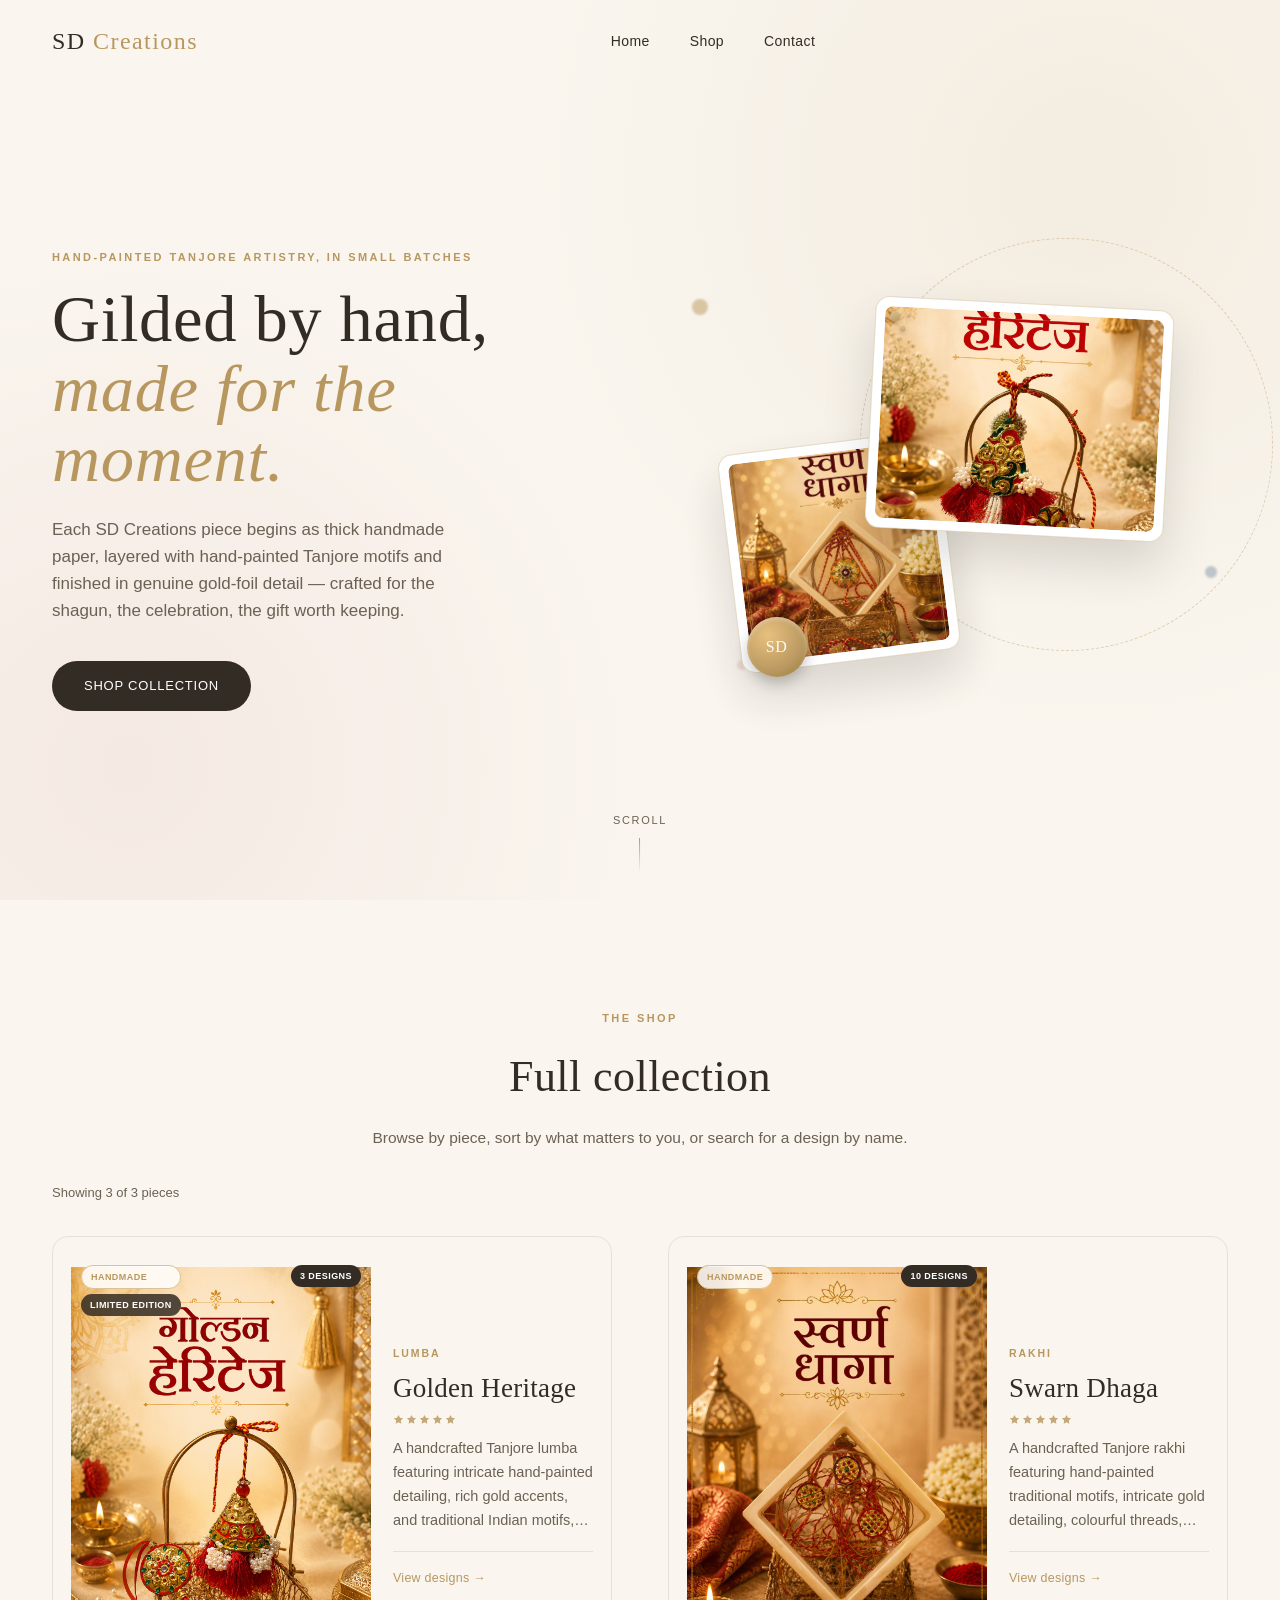
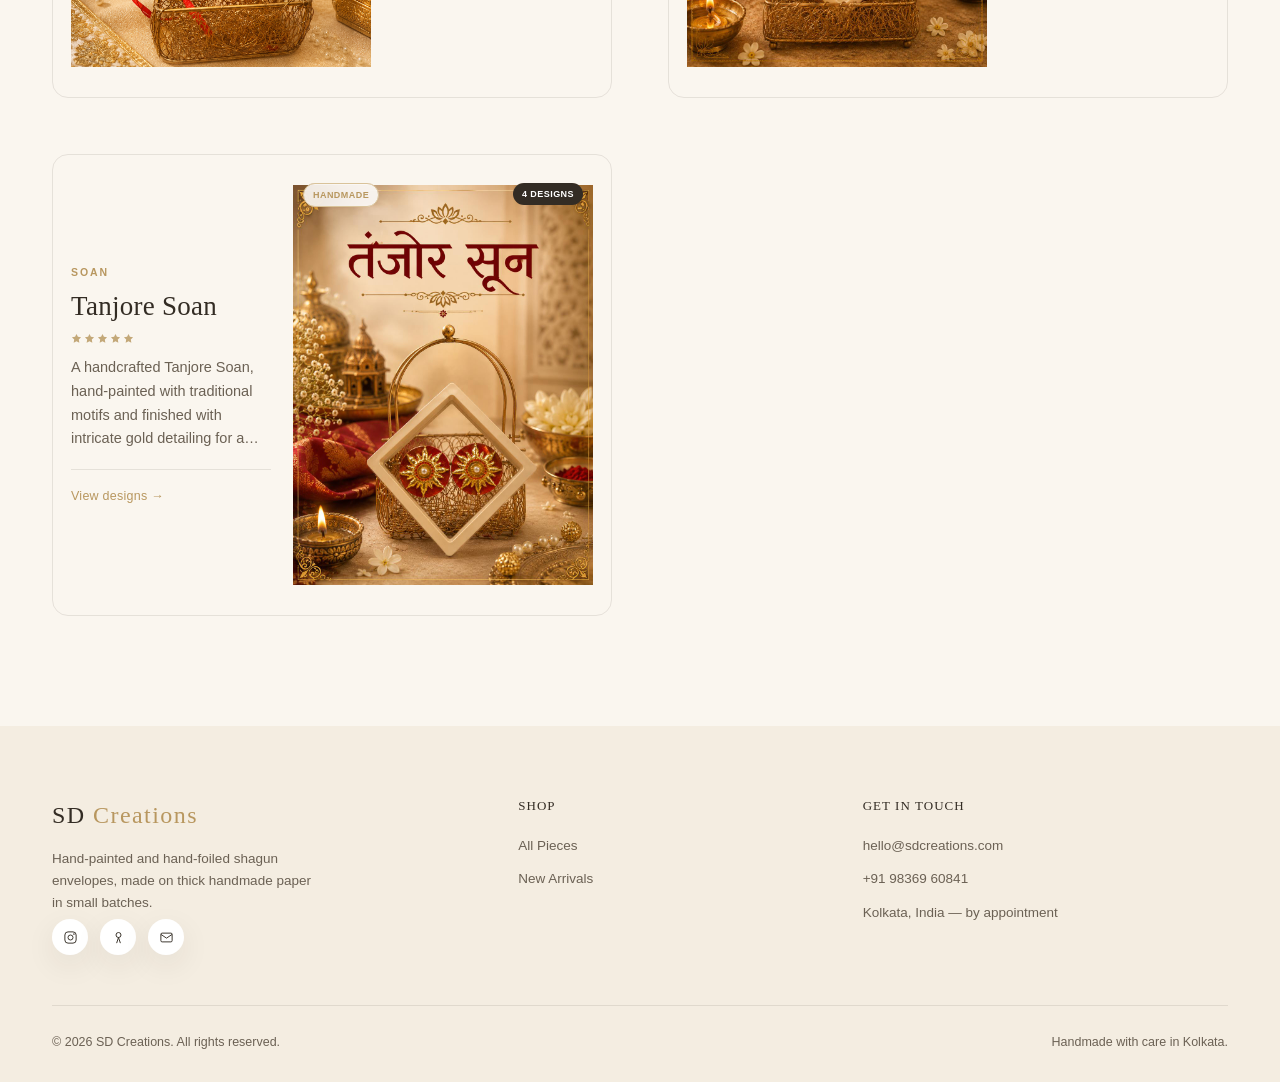
<file: index.html>
<!DOCTYPE html>
<html lang="en">
<head>
<meta charset="UTF-8">
<meta name="viewport" content="width=device-width, initial-scale=1.0">
<!--
  Content-Security-Policy — a meta tag version, so it works no matter
  where you host this. Note: the meta-tag form of CSP can't set the
  frame-ancestors or report-uri directives (the spec ignores those
  outside a real HTTP header) and is generally weaker than a header.
  If your host lets you set custom response headers (Cloudflare Pages,
  Netlify, etc.), set this same policy there instead/as well — see the
  included _headers file for a Cloudflare Pages example.
-->
<meta http-equiv="Content-Security-Policy" content="
  default-src 'self';
  script-src 'self';
  style-src 'self' 'unsafe-inline' https://fonts.googleapis.com;
  font-src https://fonts.gstatic.com;
  img-src 'self' https: data:;
  connect-src 'self';
  base-uri 'self';
  form-action 'self';
  object-src 'none';
">
<title>SD Creations — Handmade Tanjore Creations</title>
<link rel="preconnect" href="https://fonts.googleapis.com">
<link href="https://fonts.googleapis.com/css2?family=Cormorant+Garamond:ital,wght@0,400;0,500;0,600;1,400&family=Marcellus&family=Inter:wght@300;400;500;600&display=swap" rel="stylesheet">
<link rel="stylesheet" href="styles.css">
</head>
<body>

<div id="loader"><div class="loader-mark" id="loaderMark">SD&nbsp;CREATIONS</div></div>

<!-- NAVBAR -->
<nav class="navbar" id="navbar">
  <div class="nav-inner">
    <a href="#home" class="logo" data-store-logo>SD <span>Creations</span></a>
    <ul class="nav-links">
      <li><a href="#home">Home</a></li>
      <li><a href="#shop">Shop</a></li>
      <li><a href="#contact">Contact</a></li>
    </ul>
    <div class="nav-icons">
      <button class="hamburger" id="hamburgerBtn" aria-label="Menu" aria-expanded="false">
        <span></span><span></span><span></span>
      </button>
    </div>
  </div>
</nav>

<!-- HERO -->
<section class="hero" id="home">
  <div class="hero-inner">
    <div class="hero-text">
      <span class="eyebrow">Hand-painted Tanjore artistry, in small batches</span>
      <h1>Gilded by hand,<br><em>made for the moment.</em></h1>
      <p>Each <span data-store-name>SD Creations</span> piece begins as thick handmade paper, layered with hand-painted Tanjore motifs and finished in genuine gold-foil detail — crafted for the shagun, the celebration, the gift worth keeping.</p>
      <div class="hero-btns">
        <a href="#shop" class="btn-primary ripple">Shop Collection</a>
      </div>
    </div>
    <div class="hero-visual">
      <div class="float-shape s1"></div>
      <div class="float-shape s2"></div>
      <div class="float-shape s3"></div>
      <div class="tilt-wrap" id="tiltWrap">
        <div class="art-ring"></div>
        <div class="art-stack">
          <div class="art-frame art-frame-back">
            <img src="images/rakhi-3.jpeg" alt="Hand-painted Tanjore rakhi with gold detailing">
          </div>
          <div class="art-frame art-frame-main">
            <img src="images/lumba-1.jpeg" alt="Hand-painted Tanjore lumba with gold-foil detailing">
            <span class="art-gold-dots"><i></i><i></i><i></i></span>
          </div>
          <div class="gold-medallion" id="waxSeal" data-initials="MV"></div>
        </div>
      </div>
    </div>
  </div>
  <div class="scroll-cue"><span>Scroll</span><div class="line"></div></div>
</section>

<!-- FEATURED PRODUCTS — temporarily hidden, re-enable by uncommenting
<section class="pad reveal" id="featured">
  <div class="container">
    <div class="section-head">
      <span class="eyebrow">Featured</span>
      <h2>This season's edit</h2>
      <p>Six signature designs, each hand-painted or hand-foiled in our Kolkata studio.</p>
    </div>
    <div class="catalogue-grid" id="featuredGrid"></div>
  </div>
</section>

<div class="container"><div class="stitch-divider"></div></div>
-->

<!-- SHOP -->
<section class="pad reveal" id="shop">
  <div class="container">
    <div class="section-head">
      <span class="eyebrow">The shop</span>
      <h2>Full collection</h2>
      <p>Browse by piece, sort by what matters to you, or search for a design by name.</p>
    </div>
    <div class="shop-controls">
      <div class="filter-chips" id="filterChips" role="group" aria-label="Filter by product"></div>
      <div class="shop-right">
        <div class="shop-search-wrap" id="shopSearchWrap">
          <button type="button" class="shop-search-toggle" id="shopSearchToggle" aria-label="Search products" aria-expanded="false">
            <svg viewBox="0 0 24 24" stroke="currentColor" fill="none" stroke-width="1.6"><circle cx="11" cy="11" r="7"/><line x1="21" y1="21" x2="16.65" y2="16.65"/></svg>
          </button>
          <div class="shop-search-box" id="shopSearchBox">
            <svg class="shop-search-icon" viewBox="0 0 24 24" stroke="currentColor" fill="none" stroke-width="1.6"><circle cx="11" cy="11" r="7"/><line x1="21" y1="21" x2="16.65" y2="16.65"/></svg>
            <label class="visually-hidden" for="shopSearch">Search pieces</label>
            <input type="text" class="shop-search" id="shopSearch" placeholder="Search pieces..." aria-label="Search pieces" autocomplete="off">
            <button class="shop-search-close" id="shopSearchClose" aria-label="Close search" type="button">
              <svg viewBox="0 0 24 24"><line x1="4" y1="4" x2="20" y2="20"/><line x1="20" y1="4" x2="4" y2="20"/></svg>
            </button>
          </div>
        </div>
        <div class="cs-select" id="sortSelect">
          <button type="button" class="cs-trigger" id="sortTrigger" aria-haspopup="listbox" aria-expanded="false" aria-label="Sort products">
            <span id="sortTriggerLabel">Newest</span>
            <svg class="cs-chevron" viewBox="0 0 24 24" stroke="currentColor" fill="none" stroke-width="1.8"><polyline points="6 9 12 15 18 9"/></svg>
          </button>
          <ul class="cs-options" id="sortOptions" role="listbox" tabindex="-1" aria-label="Sort products">
            <li class="cs-option active" role="option" aria-selected="true" data-value="newest">Newest</li>
            <li class="cs-option" role="option" aria-selected="false" data-value="popular">Most popular</li>
            <li class="cs-option" role="option" aria-selected="false" data-value="price-asc">Price: low to high</li>
            <li class="cs-option" role="option" aria-selected="false" data-value="price-desc">Price: high to low</li>
          </ul>
        </div>
      </div>
    </div>
    <div class="shop-status" id="shopStatus"></div>
    <div class="catalogue-grid" id="shopGrid" aria-live="polite"></div>
  </div>
</section>

<!-- FOOTER -->
<footer id="contact">
  <div class="container">
    <div class="footer-grid">
      <div class="footer-brand">
        <a href="#home" class="logo" data-store-logo>SD <span style="color:var(--gold);">Creations</span></a>
        <p>Hand-painted and hand-foiled shagun envelopes, made on thick handmade paper in small batches.</p>
        <div class="social-row">
          <a href="#" aria-label="Instagram"><svg viewBox="0 0 24 24"><rect x="3" y="3" width="18" height="18" rx="5"/><circle cx="12" cy="12" r="4"/><circle cx="17.5" cy="6.5" r="0.6"/></svg></a>
          <a href="#" aria-label="Pinterest"><svg viewBox="0 0 24 24"><path d="M9 21l3-9m0 0l3 9m-3-9a4 4 0 1 0 0-8 4 4 0 0 0 0 8z"/></svg></a>
          <a href="#" aria-label="Mail"><svg viewBox="0 0 24 24"><rect x="3" y="5" width="18" height="14" rx="2"/><path d="M3 7l9 6 9-6"/></svg></a>
        </div>
      </div>
      <div class="footer-col">
        <h4>Shop</h4>
        <a href="#shop">All Pieces</a>
        <a href="#shop">New Arrivals</a>
      </div>
      <div class="footer-col">
        <h4>Get in touch</h4>
        <a href="mailto:hello@sdcreations.com" id="contactEmail">hello@sdcreations.com</a>
        <a href="tel:+919836960841">+91 98369 60841</a>
        <a href="#contact">Kolkata, India — by appointment</a>
      </div>
    </div>
    <div class="footer-bottom">
      <span>© 2026 <span data-store-name>SD Creations</span>. All rights reserved.</span>
      <span>Handmade with care in Kolkata.</span>
    </div>
  </div>
</footer>

<!-- QUICK VIEW MODAL -->
<div class="qv-modal" id="qvModal">
  <div class="qv-box" id="qvBox"></div>
</div>

<!-- MOBILE FULLSCREEN IMAGE VIEWER — opened by tapping the Quick View
     photo on mobile only (see script.js / styles.css). -->
<div class="img-viewer" id="imgViewer">
  <button class="img-viewer-close" id="imgViewerClose" type="button" aria-label="Close image">
    <svg viewBox="0 0 24 24" stroke="currentColor" fill="none" stroke-width="2"><line x1="4" y1="4" x2="20" y2="20"/><line x1="20" y1="4" x2="4" y2="20"/></svg>
  </button>
  <div class="img-viewer-gallery" id="imgViewerGallery"></div>
</div>

<script src="products.js"></script>
<script src="script.js"></script>
</body>
</html>
</file>
<file: styles.css>
/* ============================================================
   DESIGN TOKENS — the site's full palette, spacing scale, and
   type stack in one place. Everything below reads from these
   instead of hardcoding colors/fonts, so a brand tweak (e.g. a
   new gold shade) only has to happen here.
   ============================================================ */
:root {
  --cream: #faf6ef;
  --ivory: #f4ede1;
  --beige: #e9dcc6;
  --white: #ffffff;
  --gold: #b8975f;
  --gold-light: #d9c39a;
  --blush: #e3c2be;
  --denim: #8296ab;
  --denim-deep: #5c7086;
  --ink: #332c24;
  --ink-soft: #6b6154;
  --shadow-soft: 0 10px 30px rgba(51, 44, 36, 0.08);
  --shadow-lift: 0 24px 48px rgba(51, 44, 36, 0.16);
  --radius-lg: 22px;
  --radius-md: 16px;
  --serif: 'Cormorant Garamond', serif;
  --display: 'Marcellus', serif;
  --sans: 'Inter', sans-serif;
  /* The site's one signature motion curve — used everywhere something
       glides in (cards, panels, carousels) so easing stays consistent
       instead of each rule re-typing its own cubic-bezier. */
  --ease: cubic-bezier(0.22, 0.61, 0.36, 1);
}

/* ---------- BASE / RESET ---------- */
* {
  box-sizing: border-box;
  margin: 0;
  padding: 0;
}
html {
  scroll-behavior: smooth;
}
body {
  font-family: var(--sans);
  background: var(--cream);
  color: var(--ink);
  line-height: 1.6;
  overflow-x: hidden;
}
img {
  max-width: 100%;
  display: block;
}
a {
  text-decoration: none;
  color: inherit;
}
button {
  font-family: inherit;
  border: none;
  cursor: pointer;
  background: none;
}
/* Icon-only buttons/links use fill:none SVGs (arrows, X, circles) — by
     default only the painted stroke pixels are clickable, not the empty
     space inside the glyph, which made buttons feel like they only
     responded when tapped dead-center. Forcing the icon itself to ignore
     pointer events means every click/tap always resolves to the actual
     button or link underneath, across its full box. */
button svg,
a svg {
  pointer-events: none;
}
::selection {
  background: var(--gold-light);
  color: var(--ink);
}

/* Scrollbar */
::-webkit-scrollbar {
  width: 6px;
}

::-webkit-scrollbar-track {
  background: transparent;
}

::-webkit-scrollbar-thumb {
  background: #b89458;
  border-radius: 999px;
}

.container {
  max-width: 1240px;
  margin: 0 auto;
  padding: 0 32px;
}
section {
  position: relative;
}

h1,
h2,
h3,
h4 {
  font-family: var(--display);
  font-weight: 400;
  letter-spacing: 0.01em;
}
.eyebrow {
  font-family: var(--sans);
  text-transform: uppercase;
  letter-spacing: 0.22em;
  font-size: 11px;
  color: var(--gold);
  font-weight: 600;
}

/* ---------- Stitch divider (signature element) ---------- */
.stitch-divider {
  width: 100%;
  height: 14px;
  background-image: repeating-linear-gradient(90deg, var(--gold) 0 10px, transparent 10px 20px);
  background-size: 20px 2px;
  background-repeat: repeat-x;
  background-position: center;
  opacity: 0.5;
}
.stitch-divider.tight {
  height: 8px;
}

/* ---------- NAVBAR ---------- */
.navbar {
  position: fixed;
  top: 0;
  left: 0;
  right: 0;
  z-index: 1000;
  padding: 22px 0;
  transition: all 0.45s var(--ease);
}
.navbar.scrolled {
  background: rgba(255, 255, 255, 0.75);
  backdrop-filter: blur(16px) saturate(160%);
  -webkit-backdrop-filter: blur(16px) saturate(160%);
  box-shadow: 0 4px 24px rgba(51, 44, 36, 0.06);
  padding: 14px 0;
}
.nav-inner {
  display: flex;
  align-items: center;
  justify-content: space-between;
  max-width: 1240px;
  margin: 0 auto;
  padding: 0 32px;
}
.logo {
  font-family: var(--display);
  font-size: 24px;
  letter-spacing: 0.06em;
  color: var(--ink);
}
.logo span {
  color: var(--gold);
}
.nav-links {
  display: flex;
  gap: 40px;
  list-style: none;
}
.nav-links a {
  font-size: 14px;
  letter-spacing: 0.03em;
  color: var(--ink);
  position: relative;
  padding-bottom: 4px;
}
.nav-links a::after {
  content: '';
  position: absolute;
  left: 0;
  bottom: 0;
  width: 0;
  height: 1px;
  background: var(--gold);
  transition: width 0.35s ease;
}
.nav-links a:hover::after {
  width: 100%;
}
.nav-icons {
  display: flex;
  align-items: center;
  gap: 22px;
}

.hamburger {
  display: none;
  flex-direction: column;
  justify-content: center;
  gap: 5px;
  width: 26px;
  height: 20px;
  margin-left: 6px;
}
.hamburger span {
  display: block;
  height: 2px;
  width: 100%;
  background: var(--ink);
  border-radius: 2px;
  transition:
    transform 0.3s ease,
    opacity 0.3s ease;
}
.hamburger.active span:nth-child(1) {
  transform: translateY(7px) rotate(45deg);
}
.hamburger.active span:nth-child(2) {
  opacity: 0;
}
.hamburger.active span:nth-child(3) {
  transform: translateY(-7px) rotate(-45deg);
}

@media (max-width: 920px) {
  .nav-links {
    display: flex;
    flex-direction: column;
    gap: 0;
    position: fixed;
    left: 0;
    right: 0;
    top: var(--nav-h, 78px);
    z-index: 999;
    background: rgba(255, 255, 255, 0.98);
    backdrop-filter: blur(16px);
    box-shadow: 0 16px 30px rgba(51, 44, 36, 0.1);
    max-height: 0;
    overflow: hidden;
    opacity: 0;
    padding: 0 32px;
    transition:
      max-height 0.4s var(--ease),
      opacity 0.3s ease,
      padding 0.4s ease;
  }
  .nav-links.open {
    max-height: 360px;
    opacity: 1;
    padding: 18px 32px 26px;
  }
  .nav-links li {
    width: 100%;
  }
  .nav-links a {
    display: block;
    padding: 13px 0;
    font-size: 15px;
    border-bottom: 1px solid rgba(51, 44, 36, 0.08);
  }
  .nav-links a::after {
    display: none;
  }
  .hamburger {
    display: flex;
  }
}
@media (max-width: 480px) {
  .nav-inner {
    padding: 0 18px;
  }
  .nav-icons {
    gap: 14px;
  }
}

/* ---------- HERO ---------- */
.hero {
  min-height: 100vh;
  display: flex;
  align-items: center;
  padding: 140px 0 80px;
  background:
    radial-gradient(circle at 85% 20%, rgba(184, 151, 95, 0.1), transparent 45%),
    radial-gradient(circle at 10% 85%, rgba(227, 194, 190, 0.25), transparent 40%), var(--cream);
}
.hero-inner {
  display: grid;
  grid-template-columns: 1fr 1fr;
  gap: 60px;
  align-items: center;
  max-width: 1240px;
  margin: 0 auto;
  padding: 0 32px;
}
.hero-text .eyebrow {
  margin-bottom: 18px;
  display: block;
}
.hero-text h1 {
  font-size: clamp(40px, 5.2vw, 68px);
  line-height: 1.05;
  color: var(--ink);
  margin-bottom: 22px;
  opacity: 0;
  transform: translateY(24px);
  animation: heroUp 0.9s 0.15s var(--ease) forwards;
}
.hero-text h1 em {
  font-style: italic;
  color: var(--gold);
}
.hero-text p {
  font-size: 17px;
  color: var(--ink-soft);
  max-width: 420px;
  margin-bottom: 36px;
  opacity: 0;
  transform: translateY(20px);
  animation: heroUp 0.9s 0.3s var(--ease) forwards;
}
.hero-btns {
  display: flex;
  gap: 16px;
  opacity: 0;
  transform: translateY(20px);
  animation: heroUp 0.9s 0.45s var(--ease) forwards;
}
@keyframes heroUp {
  to {
    opacity: 1;
    transform: translateY(0);
  }
}

.btn-primary {
  background: var(--ink);
  color: var(--white);
  padding: 15px 32px;
  border-radius: 100px;
  font-size: 13px;
  letter-spacing: 0.06em;
  text-transform: uppercase;
  font-weight: 500;
  position: relative;
  overflow: hidden;
  transition:
    transform 0.35s ease,
    box-shadow 0.35s ease;
}
.btn-primary:hover {
  transform: translateY(-3px);
  box-shadow: var(--shadow-lift);
}
.btn-secondary {
  background: transparent;
  color: var(--ink);
  padding: 15px 30px;
  border-radius: 100px;
  font-size: 13px;
  letter-spacing: 0.06em;
  text-transform: uppercase;
  font-weight: 500;
  border: 1px solid rgba(51, 44, 36, 0.25);
  transition: all 0.35s ease;
}
.btn-secondary:hover {
  border-color: var(--gold);
  color: var(--gold);
  background: var(--white);
}

.ripple {
  position: relative;
  overflow: hidden;
}
.ripple-circle {
  position: absolute;
  border-radius: 50%;
  background: rgba(255, 255, 255, 0.5);
  transform: scale(0);
  animation: rippleAnim 0.6s ease-out;
  pointer-events: none;
}
@keyframes rippleAnim {
  to {
    transform: scale(3);
    opacity: 0;
  }
}

.hero-visual {
  position: relative;
  display: flex;
  align-items: center;
  justify-content: center;
  perspective: 1200px;
}
.tilt-wrap {
  transition: transform 0.2s ease-out;
  transform-style: preserve-3d;
  width: 100%;
  display: flex;
  justify-content: center;
  position: relative;
  padding: 24px 0 34px;
}

/* ---- Art stack — two framed Tanjore product photos layered like a
     small hand-arranged display, standing in for the old envelope
     visual. Real catalog photography (same files used in the shop),
     so this stays truthful to what's actually sold. ---- */
.art-stack {
  position: relative;
  width: 100%;
  max-width: 440px;
  aspect-ratio: 4/3.4;
}
.art-ring {
  position: absolute;
  top: -6%;
  right: -8%;
  width: 74%;
  aspect-ratio: 1/1;
  border-radius: 50%;
  border: 1.5px dashed rgba(184, 151, 95, 0.4);
  pointer-events: none;
}
.art-frame {
  position: absolute;
  border-radius: 14px;
  background: var(--white);
  padding: 9px;
  box-shadow: var(--shadow-lift);
  border: 1px solid rgba(184, 151, 95, 0.35);
  overflow: hidden;
}
.art-frame img {
  width: 100%;
  height: 100%;
  object-fit: cover;
  border-radius: 8px;
  display: block;
}
.art-frame-back {
  width: 50%;
  aspect-ratio: 1/1;
  left: 0;
  bottom: 0;
  z-index: 1;
  transform: rotate(-7deg);
  opacity: 0.97;
}
.art-frame-main {
  width: 68%;
  aspect-ratio: 4/3.1;
  right: 0;
  top: 4%;
  z-index: 2;
  transform: rotate(3deg);
  animation: floatSlow 6s ease-in-out infinite;
}
@keyframes floatSlow {
  0%,
  100% {
    transform: translateY(0) rotate(3deg);
  }
  50% {
    transform: translateY(-14px) rotate(1.5deg);
  }
}
/* A small cluster of gold-foil dots in the corner of the main
     photo — a restrained nod to the gold-leaf detailing on the
     pieces themselves, rather than a literal motif illustration. */
.art-gold-dots {
  position: absolute;
  top: 14px;
  left: 14px;
  z-index: 2;
}
.art-gold-dots i {
  position: absolute;
  border-radius: 50%;
  display: block;
  background: linear-gradient(160deg, var(--gold-light), var(--gold));
  box-shadow: 0 2px 4px rgba(0, 0, 0, 0.18);
}
.art-gold-dots i:nth-child(1) {
  width: 10px;
  height: 10px;
  top: 0;
  left: 0;
}
.art-gold-dots i:nth-child(2) {
  width: 6px;
  height: 6px;
  top: 14px;
  left: 10px;
  opacity: 0.85;
}
.art-gold-dots i:nth-child(3) {
  width: 4px;
  height: 4px;
  top: 2px;
  left: 16px;
  opacity: 0.7;
}
.gold-medallion {
  position: absolute;
  left: 4%;
  bottom: -4%;
  z-index: 3;
  width: 60px;
  height: 60px;
  border-radius: 50%;
  background: radial-gradient(circle at 35% 30%, #e7c07f, #b8975f 65%, #93712f 100%);
  box-shadow:
    0 6px 14px rgba(0, 0, 0, 0.22),
    inset 0 2px 4px rgba(255, 255, 255, 0.35);
  display: flex;
  align-items: center;
  justify-content: center;
}
.gold-medallion::before {
  content: attr(data-initials);
  font-family: var(--display);
  font-size: 16px;
  color: rgba(255, 255, 255, 0.92);
  letter-spacing: 0.04em;
}
.float-shape {
  position: absolute;
  border-radius: 50%;
  opacity: 0.5;
  filter: blur(1px);
  animation: driftShape 9s ease-in-out infinite;
}
.float-shape.s1 {
  width: 16px;
  height: 16px;
  background: var(--gold);
  top: 8%;
  left: 4%;
  animation-delay: 0s;
}
.float-shape.s2 {
  width: 10px;
  height: 10px;
  background: var(--blush);
  bottom: 6%;
  left: 12%;
  animation-delay: 1.4s;
}
.float-shape.s3 {
  width: 12px;
  height: 12px;
  background: var(--denim);
  top: 70%;
  right: 2%;
  animation-delay: 2.6s;
}
@keyframes driftShape {
  0%,
  100% {
    transform: translateY(0);
  }
  50% {
    transform: translateY(-18px);
  }
}

.scroll-cue {
  position: absolute;
  bottom: 28px;
  left: 50%;
  transform: translateX(-50%);
  font-size: 11px;
  letter-spacing: 0.15em;
  text-transform: uppercase;
  color: var(--ink-soft);
  display: flex;
  flex-direction: column;
  align-items: center;
  gap: 8px;
}
.scroll-cue .line {
  width: 1px;
  height: 34px;
  background: linear-gradient(var(--gold), transparent);
  animation: scrollLine 1.8s ease-in-out infinite;
}
@keyframes scrollLine {
  0% {
    transform: scaleY(0);
    transform-origin: top;
  }
  50% {
    transform: scaleY(1);
    transform-origin: top;
  }
  51% {
    transform-origin: bottom;
  }
  100% {
    transform: scaleY(0);
    transform-origin: bottom;
  }
}

@media (max-width: 860px) {
  .hero-inner {
    grid-template-columns: 1fr;
    text-align: center;
  }
  .hero-text p {
    margin-left: auto;
    margin-right: auto;
  }
  .hero-btns {
    justify-content: center;
  }
}

/* ---------- fade up on scroll ---------- */
.reveal {
  opacity: 0;
  transform: translateY(36px);
  transition:
    opacity 0.8s ease,
    transform 0.8s var(--ease);
}
.reveal.in {
  opacity: 1;
  transform: translateY(0);
}

/* ---------- SECTION HEADERS ---------- */
.section-head {
  text-align: center;
  max-width: 600px;
  margin: 0 auto 56px;
}
.section-head .eyebrow {
  display: block;
  margin-bottom: 14px;
}
.section-head h2 {
  font-size: clamp(30px, 4vw, 44px);
  color: var(--ink);
  margin-bottom: 14px;
}
.section-head p {
  color: var(--ink-soft);
  font-size: 15.5px;
}

section.pad {
  padding: 110px 0;
}

/* ============================================================
     EDITORIAL CATALOGUE — full replacement of the old card grid.
     Each product is a flat horizontal image/info pair, two per row
     on desktop, with a thin individual border so each one still
     reads as its own bounded card without a heavy background,
     shadow, or thick outline. Direction alternates every row (both
     items in a row face the same way), driven purely by :nth-child
     so it re-flows correctly for whatever subset filtering/search/
     sort leaves in the DOM.
     ============================================================ */
.catalogue-grid {
  display: grid;
  grid-template-columns: repeat(2, 1fr);
  column-gap: 56px;
  row-gap: 56px;
}

.catalogue-item {
  display: grid;
  grid-template-columns: 3fr 2fr;
  align-items: center;
  gap: 22px;
  cursor: pointer;
  border: 1px solid rgba(51, 44, 36, 0.1);
  border-radius: 16px;
  padding: 18px;
}
.catalogue-item:focus-visible {
  outline: 2px solid var(--gold);
  outline-offset: 8px;
  border-radius: 4px;
}

.catalogue-media {
  position: relative;
  overflow: hidden;
  width: 100%;
  aspect-ratio: 1/1.4142; /* A4 portrait — a box the image is fit within, never stretched to */
  border-radius: 10px;
}

.catalogue-slide-track {
  display: flex;
  width: 100%;
  height: 100%;
  transition: transform 1.4s var(--ease);
}
.catalogue-slide {
  position: relative;
  flex: 0 0 100%;
  width: 100%;
  height: 100%;
}
.swatch {
  width: 100%;
  height: 100%;
  position: relative;
}
.swatch::before {
  content: '';
  position: absolute;
  inset: 0;
  background-image: repeating-linear-gradient(
    0deg,
    rgba(255, 255, 255, 0.05) 0 2px,
    transparent 2px 6px
  );
}

/* The image itself: contained (never cropped/stretched/distorted),
     centered within the A4 box above. A slightly wider real photo
     letterboxes rather than losing any of the image. */
.catalogue-media .product-img {
  width: 100%;
  height: 100%;
  object-fit: contain;
  display: block;
}

.badges {
  position: absolute;
  top: 10px;
  left: 10px;
  display: flex;
  flex-direction: column;
  gap: 5px;
  z-index: 3;
}
.badge {
  font-size: 9px;
  letter-spacing: 0.05em;
  text-transform: uppercase;
  padding: 4px 9px;
  border-radius: 100px;
  font-weight: 600;
  backdrop-filter: blur(6px);
}
.badge.handmade {
  background: rgba(255, 255, 255, 0.85);
  color: var(--gold);
  border: 1px solid var(--gold-light);
}
.badge.limited {
  background: rgba(51, 44, 36, 0.85);
  color: var(--white);
}
.badge.designs-badge {
  position: absolute;
  top: 10px;
  right: 10px;
  z-index: 3;
  background: var(--ink);
  color: var(--white);
  border: none;
}

.catalogue-info {
  display: flex;
  flex-direction: column;
}
.catalogue-eyebrow {
  font-size: 10.5px;
  letter-spacing: 0.18em;
  text-transform: uppercase;
  color: var(--gold);
  margin-bottom: 10px;
  font-weight: 600;
}
.catalogue-name {
  font-size: 27px;
  line-height: 1.2;
  color: var(--ink);
  margin-bottom: 10px;
  text-decoration: none;
}
.stars {
  display: flex;
  gap: 2px;
  margin-bottom: 12px;
  opacity: 0.82;
}
.stars svg {
  width: 11px;
  height: 11px;
  fill: var(--gold);
}
/* 3-4 lines max, however long the source text is — clamped by
     layout (never a raw character count), so it never lands mid-word. */
.catalogue-desc {
  font-size: 14.5px;
  color: var(--ink-soft);
  line-height: 1.65;
  margin-bottom: 18px;
  max-width: 44ch;
  display: -webkit-box;
  -webkit-box-orient: vertical;
  -webkit-line-clamp: 4;
  overflow: hidden;
}
.catalogue-footer {
  display: flex;
  flex-direction: column;
  align-items: flex-start;
  gap: 10px;
  margin-top: auto;
  padding-top: 16px;
  border-top: 1px solid rgba(51, 44, 36, 0.1);
}
.catalogue-link {
  font-size: 12.5px;
  letter-spacing: 0.02em;
  color: var(--gold);
  text-decoration: none;
}

/* Premium hover — gated to pointer:fine so touch devices never get
     a stuck hover state and just keep the plain, clean layout. Kept
     deliberately quiet: a hair of zoom, a soft lift, a touch of
     brightness, a quiet color/weight shift on the title. No
     underline, no scale you'd consciously notice, no heavy shadow. */
@media (hover: hover) and (pointer: fine) {
  .catalogue-item {
    transition: border-color 300ms var(--ease);
  }
  .catalogue-media {
    transition:
      transform 300ms var(--ease),
      box-shadow 300ms var(--ease);
  }
  .catalogue-media .product-img,
  .catalogue-media .swatch {
    transition:
      transform 300ms var(--ease),
      filter 300ms var(--ease);
  }
  .catalogue-name {
    transition: color 250ms var(--ease);
  }
  .catalogue-link {
    transition: color 250ms var(--ease);
  }
  .catalogue-link-arrow {
    display: inline-block;
    transition: transform 250ms var(--ease);
  }

  .catalogue-item:hover,
  .catalogue-item:focus-visible {
    border-color: var(--gold-light);
  }
  .catalogue-item:hover .catalogue-media,
  .catalogue-item:focus-visible .catalogue-media {
    transform: translateY(-3px);
    box-shadow: 0 14px 30px rgba(51, 44, 36, 0.1);
  }
  .catalogue-item:hover .catalogue-media .product-img,
  .catalogue-item:hover .catalogue-media .swatch,
  .catalogue-item:focus-visible .catalogue-media .product-img,
  .catalogue-item:focus-visible .catalogue-media .swatch {
    transform: scale(1.02);
    filter: brightness(1.03);
  }
  .catalogue-item:hover .catalogue-name,
  .catalogue-item:focus-visible .catalogue-name {
    color: var(--gold);
  }
  .catalogue-item:hover .catalogue-link,
  .catalogue-item:focus-visible .catalogue-link {
    color: var(--ink);
  }
  .catalogue-item:hover .catalogue-link-arrow,
  .catalogue-item:focus-visible .catalogue-link-arrow {
    transform: translateX(4px);
  }
}

/* Row alternation — pattern repeats every 4 items (2 rows): items
     1-2 read image-left, items 3-4 read image-right, then repeats.
     Both items sharing a row always match. */
.catalogue-item:nth-child(4n + 3),
.catalogue-item:nth-child(4n) {
  grid-template-columns: 2fr 3fr;
}
.catalogue-item:nth-child(4n + 3) .catalogue-media,
.catalogue-item:nth-child(4n) .catalogue-media {
  order: 2;
}
.catalogue-item:nth-child(4n + 3) .catalogue-info,
.catalogue-item:nth-child(4n) .catalogue-info {
  order: 1;
}

/* swatch color variants */
.sw-1 {
  background: linear-gradient(135deg, #efe6d3, #5c7a68);
}
.sw-2 {
  background: linear-gradient(135deg, #d8a355, #e08a4b);
}
.sw-3 {
  background: linear-gradient(135deg, #f4ede1, #d9a9a0);
}
.sw-4 {
  background: linear-gradient(135deg, #aac2d4, #e6c9c1);
}
.sw-5 {
  background: linear-gradient(135deg, #7a2f30, #d8a355);
}
.sw-6 {
  background: linear-gradient(135deg, #f4ede1, #dcc7cd);
}
.sw-icon {
  position: absolute;
  inset: 0;
  display: flex;
  align-items: center;
  justify-content: center;
}
.sw-icon svg {
  width: 46%;
  height: 46%;
  opacity: 0.85;
}

/* ---------- SHOP CONTROLS ---------- */
/* Hidden for now (category chips, search, and sort) — the markup and
   all the JS behind them (renderChips, search debounce, sort dropdown)
   are untouched and fully working, just not shown. Delete this one
   rule to bring the whole row back. */
.shop-controls {
  display: none;
}
.filter-chips {
  display: flex;
  gap: 10px;
  flex-wrap: wrap;
}
.chip {
  padding: 9px 20px;
  border-radius: 100px;
  font-size: 13px;
  border: 1px solid rgba(51, 44, 36, 0.18);
  color: var(--ink-soft);
  transition: all 0.3s ease;
}
.chip.active,
.chip:hover {
  background: var(--ink);
  color: var(--white);
  border-color: var(--ink);
}
.shop-right {
  display: flex;
  gap: 14px;
  align-items: center;
}

/* ---------- SHOP SEARCH — closed icon that expands cleanly on click ---------- */
.shop-search-wrap {
  position: relative;
  display: flex;
  align-items: center;
}
.shop-search-toggle {
  width: 38px;
  height: 38px;
  border-radius: 50%;
  flex-shrink: 0;
  border: 1px solid rgba(51, 44, 36, 0.18);
  background: var(--white);
  color: var(--ink);
  display: flex;
  align-items: center;
  justify-content: center;
  transition:
    opacity 0.25s ease,
    transform 0.25s ease,
    border-color 0.25s ease,
    color 0.25s ease;
}
.shop-search-toggle svg {
  width: 16px;
  height: 16px;
}
.shop-search-toggle:hover {
  border-color: var(--gold);
  color: var(--gold);
}
.shop-search-wrap.open .shop-search-toggle {
  opacity: 0;
  transform: scale(0.7);
  pointer-events: none;
  position: absolute;
}

.shop-search-box {
  display: flex;
  align-items: center;
  gap: 9px;
  background: var(--white);
  border-radius: 100px;
  border: 1px solid rgba(51, 44, 36, 0.18);
  width: 0;
  padding: 10px 0;
  opacity: 0;
  overflow: hidden;
  transition:
    width 0.45s var(--ease),
    padding 0.45s var(--ease),
    opacity 0.25s ease,
    border-color 0.25s ease,
    box-shadow 0.25s ease;
}
.shop-search-wrap.open .shop-search-box {
  width: 230px;
  padding: 10px 14px;
  opacity: 1;
}
.shop-search-box:focus-within {
  border-color: var(--gold);
  box-shadow: 0 0 0 3px rgba(184, 151, 95, 0.15);
}
.shop-search-icon {
  width: 15px;
  height: 15px;
  flex-shrink: 0;
  color: var(--gold);
}
.shop-search {
  border: none;
  outline: none;
  background: transparent;
  flex: 1;
  min-width: 0;
  font-size: 13px;
  font-family: var(--sans);
  color: var(--ink);
}
.shop-search::placeholder {
  color: var(--ink-soft);
}
.shop-search-close {
  flex-shrink: 0;
  width: 20px;
  height: 20px;
  border-radius: 50%;
  display: flex;
  align-items: center;
  justify-content: center;
  background: var(--ivory);
  transition:
    background 0.25s ease,
    transform 0.3s ease;
}
.shop-search-close:hover {
  background: var(--gold-light);
  transform: rotate(90deg);
}
.shop-search-close svg {
  width: 10px;
  height: 10px;
  stroke: var(--ink);
  stroke-width: 2;
}

/* ---------- CUSTOM SORT DROPDOWN ---------- */
.cs-select {
  position: relative;
  font-size: 13px;
}
.cs-trigger {
  display: flex;
  align-items: center;
  gap: 10px;
  padding: 10px 16px 10px 18px;
  border-radius: 100px;
  border: 1px solid rgba(51, 44, 36, 0.18);
  background: var(--white);
  color: var(--ink);
  font-size: 13px;
  font-family: inherit;
  cursor: pointer;
  white-space: nowrap;
  transition:
    border-color 0.25s ease,
    background 0.25s ease;
}
.cs-trigger:hover {
  border-color: rgba(184, 151, 95, 0.5);
}
.cs-select.open .cs-trigger {
  border-color: var(--gold);
  background: var(--ivory);
}
.cs-chevron {
  width: 13px;
  height: 13px;
  flex-shrink: 0;
  transition: transform 0.3s ease;
}
.cs-select.open .cs-chevron {
  transform: rotate(180deg);
}
.cs-options {
  position: absolute;
  top: calc(100% + 8px);
  right: 0;
  min-width: 100%;
  z-index: 20;
  background: var(--white);
  border-radius: 14px;
  box-shadow: var(--shadow-lift);
  border: 1px solid rgba(51, 44, 36, 0.08);
  padding: 6px;
  list-style: none;
  opacity: 0;
  visibility: hidden;
  transform: translateY(-6px);
  transition:
    opacity 0.25s ease,
    transform 0.25s ease,
    visibility 0.25s ease;
}
.cs-select.open .cs-options {
  opacity: 1;
  visibility: visible;
  transform: translateY(0);
}
.cs-option {
  padding: 10px 16px;
  border-radius: 9px;
  color: var(--ink-soft);
  white-space: nowrap;
  cursor: pointer;
  transition:
    background 0.2s ease,
    color 0.2s ease;
}
.cs-option:hover {
  background: var(--ivory);
  color: var(--ink);
}
.cs-option.active {
  color: var(--gold);
  font-weight: 600;
}
.cs-option.active::before {
  content: '✓';
  display: inline-block;
  width: 14px;
  margin-right: 2px;
  font-size: 11px;
}

.visually-hidden {
  position: absolute;
  width: 1px;
  height: 1px;
  padding: 0;
  margin: -1px;
  overflow: hidden;
  clip: rect(0, 0, 0, 0);
  white-space: nowrap;
  border: 0;
}

.shop-status {
  display: flex;
  align-items: center;
  justify-content: space-between;
  gap: 14px;
  flex-wrap: wrap;
  margin-top: -24px;
  margin-bottom: 32px;
  font-size: 13px;
  color: var(--ink-soft);
  min-height: 20px;
}
.shop-status .clear-filters-btn {
  font-size: 12.5px;
  color: var(--gold);
  text-decoration: underline;
  text-underline-offset: 3px;
  transition: color 0.25s ease;
}
.shop-status .clear-filters-btn:hover {
  color: var(--ink);
}

.shop-empty {
  grid-column: 1/-1;
  text-align: center;
  padding: 56px 20px;
  color: var(--ink-soft);
}
.shop-empty p {
  margin-bottom: 16px;
  font-size: 15px;
}
.shop-empty .clear-filters-btn {
  display: inline-block;
  padding: 10px 22px;
  border-radius: 100px;
  border: 1px solid rgba(51, 44, 36, 0.18);
  font-size: 12.5px;
  letter-spacing: 0.04em;
  text-transform: uppercase;
  color: var(--ink);
  transition: all 0.3s ease;
}
.shop-empty .clear-filters-btn:hover {
  background: var(--ink);
  color: var(--white);
  border-color: var(--ink);
}

/* ============================================================
     MOBILE — shop section tightened + single-column catalogue.
     Scoped entirely to this breakpoint; desktop layout above is
     untouched. Each product stays a horizontal image/info pair
     (not stacked) — just one per row, and always the same
     direction (image on the left) rather than alternating.
     ============================================================ */
@media (max-width: 640px) {
  .container {
    padding: 0 18px;
  }
  section.pad {
    padding: 64px 0;
  }
  .section-head {
    margin: 0 auto 30px;
  }
  .section-head p {
    font-size: 14px;
  }

  /* ---- catalogue grid ---- */
  .catalogue-grid {
    grid-template-columns: 1fr;
    row-gap: 24px;
    width: 100%;
    min-width: 0;
  }

  .catalogue-item,
  .catalogue-item:nth-child(4n + 3),
  .catalogue-item:nth-child(4n) {
    grid-template-columns: 44fr 56fr;
    gap: 12px;
    padding: 12px;
    border-radius: 14px;
  }
  .catalogue-item .catalogue-media,
  .catalogue-item:nth-child(4n + 3) .catalogue-media,
  .catalogue-item:nth-child(4n) .catalogue-media {
    order: 0;
  }
  .catalogue-item .catalogue-info,
  .catalogue-item:nth-child(4n + 3) .catalogue-info,
  .catalogue-item:nth-child(4n) .catalogue-info {
    order: 0;
  }

  .badges {
    gap: 4px;
  }

  .badge {
    font-size: 8px;
    padding: 4px 7px;
  }

  .catalogue-eyebrow {
    font-size: 9.5px;
    margin-bottom: 5px;
  }

  .catalogue-name {
    font-size: 16px;
    line-height: 1.25;
    margin-bottom: 6px;
  }

  .stars {
    margin-bottom: 8px;
  }

  .stars svg {
    width: 10px;
    height: 10px;
  }

  .catalogue-desc {
    display: none;
  }

  /* ---- controls ---- */
  .shop-controls {
    flex-direction: column;
    align-items: stretch;
    gap: 14px;
    margin-bottom: 18px;
  }

  .filter-chips {
    flex-wrap: nowrap;
    overflow-x: auto;
    -webkit-overflow-scrolling: touch;
    scrollbar-width: none;
    padding-bottom: 2px;
    margin: 0 -18px;
    padding-left: 18px;
    padding-right: 18px;
    -webkit-mask-image: linear-gradient(
      90deg,
      transparent,
      #000 18px,
      #000 calc(100% - 28px),
      transparent
    );
    mask-image: linear-gradient(90deg, transparent, #000 18px, #000 calc(100% - 28px), transparent);
  }

  .filter-chips::-webkit-scrollbar {
    display: none;
  }

  .chip {
    padding: 8px 16px;
    font-size: 12.5px;
    flex-shrink: 0;
    white-space: nowrap;
  }

  .shop-right {
    width: 100%;
    justify-content: space-between;
  }

  .shop-search-wrap.open .shop-search-box {
    width: min(60vw, 230px);
  }

  .shop-status {
    margin-top: 0;
    margin-bottom: 14px;
    font-size: 12px;
  }
}

/* Very narrow phones (≤380px) — shrink the image ratio a touch further
     so two columns never squeeze the name/price into overflow. */
/* Very narrow phones (≤380px) — a touch more room for text; the A4
     image ratio itself is never adjusted, only typography and split. */
@media (max-width: 380px) {
  .catalogue-item {
    grid-template-columns: 42fr 58fr;
  }
  .catalogue-name {
    font-size: 14px;
  }
}

/* ---------- FOOTER ---------- */
footer {
  background: var(--ivory);
  padding: 70px 0 30px;
}
.footer-grid {
  display: grid;
  grid-template-columns: 1.4fr 1fr 1.2fr;
  gap: 40px;
  margin-bottom: 50px;
}
.footer-brand .logo {
  margin-bottom: 14px;
  display: block;
}
.footer-brand p {
  font-size: 13.5px;
  color: var(--ink-soft);
  max-width: 260px;
}
.footer-col h4 {
  font-size: 13px;
  letter-spacing: 0.08em;
  text-transform: uppercase;
  margin-bottom: 18px;
  color: var(--ink);
}
.footer-col a {
  display: block;
  font-size: 13.5px;
  color: var(--ink-soft);
  margin-bottom: 12px;
  transition: color 0.3s ease;
}
.footer-col a:hover {
  color: var(--gold);
}
.social-row {
  display: flex;
  gap: 12px;
  margin-top: 6px;
}
.social-row a {
  width: 36px;
  height: 36px;
  border-radius: 50%;
  background: var(--white);
  display: flex;
  align-items: center;
  justify-content: center;
  box-shadow: var(--shadow-soft);
  transition: all 0.3s ease;
}
.social-row a:hover {
  background: var(--gold);
  transform: translateY(-3px);
}
.social-row svg {
  width: 15px;
  height: 15px;
  stroke: var(--ink);
  fill: none;
  stroke-width: 1.5;
}
.social-row a:hover svg {
  stroke: var(--white);
}
.footer-bottom {
  border-top: 1px solid rgba(51, 44, 36, 0.1);
  padding-top: 26px;
  display: flex;
  justify-content: space-between;
  flex-wrap: wrap;
  gap: 12px;
  font-size: 12.5px;
  color: var(--ink-soft);
}
@media (max-width: 760px) {
  .footer-grid {
    grid-template-columns: 1fr 1fr;
  }
}

/* ---------- QUICK VIEW MODAL ---------- */
.qv-modal {
  position: fixed;
  inset: 0;
  z-index: 1400;
  display: flex;
  align-items: center;
  justify-content: center;
  padding: 24px;
  opacity: 0;
  pointer-events: none;
  transition: opacity 0.4s ease;
}
.qv-modal.open {
  opacity: 1;
  pointer-events: auto;
}
.qv-box {
  background: var(--white);
  border-radius: 26px;
  max-width: 920px;
  width: 100%;
  max-height: 88vh;
  overflow: hidden;
  display: grid;
  grid-template-columns: 1fr 1fr;
  grid-template-rows: auto 1fr;
  grid-template-areas:
    'name  name'
    'media info';
  box-shadow: var(--shadow-lift);
  transform: scale(0.94) translateY(20px);
  transition: transform 0.45s var(--ease);
  position: relative;
}
.qv-modal.open .qv-box {
  transform: scale(1) translateY(0);
}
/* Name sits above the gallery/info split (its own full-width grid
     row) rather than beside the image, on desktop as well as mobile. */
.qv-name {
  grid-area: name;
  padding: 30px 64px 6px 64px;
}
.qv-name h3 {
  font-size: 28px;
  margin-bottom: 10px;
}
.qv-media {
  grid-area: media;
  position: relative;
}
/* The actual "dedicated media area" — on desktop it fills the whole
     grid column edge-to-edge (unchanged from before); on mobile it
     becomes a smaller, rounded, inset box instead of a full-bleed
     banner (see the 760px breakpoint below). */
.qv-media-frame {
  position: relative;
  height: 100%;
  max-height: 580px;
  aspect-ratio: 1/1;
  min-height: 0;
  margin: 0 auto;
  padding: 28px;
  background: var(--ivory);
  overflow: hidden;
}

/* ---- Drag carousel engine — Apple Photos-style swipe, used for the
     design switcher below and reused as-is by the fullscreen mobile
     viewer. Three slides (prev/current/next) sit side by side in a row
     that's translated in real time; see createDragCarousel in script.js. ---- */
.dc-viewport {
  position: relative;
  width: 100%;
  height: 100%;
  overflow: hidden;
  touch-action: none;
}
.dc-track {
  display: flex;
  height: 100%;
  will-change: transform, filter;
}
.dc-slide {
  position: relative;
  flex: 0 0 auto;
  height: 100%;
  overflow: hidden;
}
.dc-slide img,
.dc-slide .product-img {
  -webkit-user-drag: none;
  user-select: none;
}

/* ---- Quick View photo gallery — swipeable, dots, arrows ---- */
.qv-gallery {
  position: relative;
  width: 100%;
  height: 100%;
  min-height: 340px;
  overflow: hidden;
}
.qv-slide-track {
  display: flex;
  width: 100%;
  height: 100%;
  transition: transform 0.4s var(--ease);
}
.qv-slide {
  position: relative;
  flex: 0 0 100%;
  width: 100%;
  height: 100%;
}
.qv-slide .product-img {
  width: 100%;
  height: 100%;
  object-fit: contain;
  display: block;
}
.qv-nav {
  position: absolute;
  top: 50%;
  transform: translateY(-50%);
  z-index: 4;
  width: 34px;
  height: 34px;
  border-radius: 50%;
  background: rgba(255, 255, 255, 0.85);
  display: flex;
  align-items: center;
  justify-content: center;
  color: var(--ink);
  transition:
    background 0.25s ease,
    transform 0.25s ease;
}
.qv-nav svg {
  width: 15px;
  height: 15px;
}
.qv-nav:hover {
  background: var(--white);
  transform: translateY(-50%) scale(1.08);
}
.qv-prev {
  left: 14px;
}
.qv-next {
  right: 14px;
}
.qv-dots {
  position: absolute;
  left: 50%;
  bottom: 14px;
  transform: translateX(-50%);
  z-index: 4;
  display: flex;
  gap: 7px;
  padding: 6px 10px;
  border-radius: 100px;
  background: rgba(255, 255, 255, 0.6);
  backdrop-filter: blur(3px);
}
.qv-dot {
  width: 6px;
  height: 6px;
  border-radius: 50%;
  background: rgba(51, 44, 36, 0.35);
  transition: all 0.3s ease;
  padding: 0;
}
.qv-dot.active {
  width: 16px;
  background: var(--gold);
}

.qv-close {
  position: absolute;
  top: 18px;
  right: 18px;
  z-index: 10;
  width: 36px;
  height: 36px;
  border-radius: 50%;
  background: var(--ivory);
  color: var(--ink);
  display: flex;
  align-items: center;
  justify-content: center;
  transition:
    background 0.25s ease,
    transform 0.2s ease;
}
.qv-close:hover {
  background: var(--beige);
}
.qv-close svg {
  width: 15px;
  height: 15px;
}

/* Mirrors .qv-close on the opposite corner — always visible in Quick
     View, on desktop and mobile alike. Opens the native share sheet
     with the currently-shown design's photo attached, so it can be
     sent straight to WhatsApp, Messages, Mail, etc. */
.qv-share {
  position: absolute;
  top: 18px;
  left: 18px;
  z-index: 10;
  width: 36px;
  height: 36px;
  border-radius: 50%;
  background: var(--ivory);
  color: var(--ink);
  display: flex;
  align-items: center;
  justify-content: center;
  transition:
    background 0.25s ease,
    transform 0.2s ease;
}
.qv-share:hover {
  background: var(--beige);
}
.qv-share svg {
  width: 15px;
  height: 15px;
}
/* Fallback feedback for browsers without Web Share support, where we
     silently copy a link instead — a small label confirms it worked. */
.qv-share::after {
  content: attr(data-feedback);
  position: absolute;
  top: 44px;
  left: 0;
  white-space: nowrap;
  background: rgba(20, 17, 13, 0.92);
  color: #fff;
  font-size: 11px;
  padding: 6px 10px;
  border-radius: 8px;
  opacity: 0;
  transform: translateY(-4px);
  pointer-events: none;
  transition:
    opacity 0.25s ease,
    transform 0.25s ease;
}
.qv-share.share-feedback::after {
  opacity: 1;
  transform: translateY(0);
}

/* ---- Design-switch side arrows — separate from .qv-nav above,
     which pages through *photos* of the current design (rare, only
     when a design itself has more than one image). These page
     between *designs* instead, sit further out toward the edges so
     the two controls don't collide on the off chance both appear at
     once, and stay deliberately understated (smaller, lower opacity
     at rest) since swiping/thumbnails are the primary way to browse. */
.qv-design-side-nav {
  position: absolute;
  top: 50%;
  transform: translateY(-50%);
  z-index: 5;
  width: 28px;
  height: 28px;
  border-radius: 50%;
  background: rgba(255, 255, 255, 0.55);
  backdrop-filter: blur(3px);
  -webkit-backdrop-filter: blur(3px);
  display: flex;
  align-items: center;
  justify-content: center;
  color: var(--ink);
  opacity: 0.7;
  transition:
    opacity 0.25s ease,
    background 0.25s ease,
    transform 0.25s ease;
}
.qv-design-side-nav svg {
  width: 12px;
  height: 12px;
  stroke-width: 2.2;
}
.qv-design-side-nav:hover {
  opacity: 1;
  background: rgba(255, 255, 255, 0.9);
  transform: translateY(-50%) scale(1.08);
}
.qv-design-side-prev {
  left: 8px;
}
.qv-design-side-next {
  right: 8px;
}

/* .qv-info is a flex column so the CTA bar can pin to the bottom
     while everything above it scrolls independently — critical on
     phones, where product details + a design picker easily run
     longer than the screen. */
.qv-info {
  grid-area: info;
  display: flex;
  flex-direction: column;
  min-height: 0;
  max-height: 88vh;
}
.qv-info-scroll {
  flex: 1 1 auto;
  min-height: 0;
  overflow-y: auto;
  -webkit-overflow-scrolling: touch;
  padding: 22px 40px 24px 34px;
}
.qv-desc {
  font-size: 14px;
  color: var(--ink-soft);
  margin-bottom: 22px;
  line-height: 1.6;
}
.qv-design-tag {
  display: block;
  font-size: 11px;
  text-transform: uppercase;
  letter-spacing: 0.06em;
  color: var(--gold);
  font-weight: 600;
  margin-bottom: 8px;
}
.qv-price-group {
  display: flex;
  align-items: baseline;
  gap: 10px;
  margin-bottom: 16px;
}
.qv-price {
  font-family: var(--display);
  font-size: 24px;
  color: var(--gold);
}
.qv-meta {
  display: grid;
  grid-template-columns: 1fr 1fr;
  gap: 14px;
  margin-bottom: 22px;
  font-size: 13px;
}
.qv-meta div span {
  display: block;
  color: var(--ink-soft);
  font-size: 11px;
  text-transform: uppercase;
  letter-spacing: 0.05em;
  margin-bottom: 4px;
}

/* ---- Design picker — horizontally-scrollable thumbnails, large
     touch targets (52px, comfortably above the ~44px minimum) ---- */
.qv-design-picker {
  margin-bottom: 22px;
}
.qv-designs-label {
  display: block;
  font-size: 11px;
  text-transform: uppercase;
  letter-spacing: 0.05em;
  color: var(--ink-soft);
  margin-bottom: 10px;
}
.design-thumb {
  position: relative;
  flex: 0 0 52px;
  width: 52px;
  height: 52px;
  border-radius: 16px;
  overflow: hidden;
  border: 2px solid transparent;
  padding: 0;
  background: var(--ivory);
  transition:
    border-color 0.25s ease,
    transform 0.2s ease;
}
.design-thumbs {
  display: flex;
  flex-wrap: wrap;
  gap: 10px;
  width: 100%;
  max-width: 320px;
  padding: 2px 2px 6px;
}

.design-thumb img {
  width: 100%;
  height: 100%;
  object-fit: cover;
  display: block;
}
.design-thumb .swatch {
  width: 100%;
  height: 100%;
}
.design-thumb:hover {
  transform: translateY(-2px);
}
.design-thumb.active {
  border-color: var(--gold);
}

.qv-note {
  font-size: 12px;
  color: var(--ink-soft);
  border-top: 1px dashed rgba(51, 44, 36, 0.15);
  padding-top: 16px;
  margin-top: 4px;
}

/* ---------- MOBILE FULLSCREEN IMAGE VIEWER ----------
     Sits above the Quick View modal (higher z-index) and is fixed to
     the viewport, so scrolling the page/modal underneath can't move
     it. Only ever opened on mobile (see the matchMedia check in
     script.js) — desktop keeps its existing gallery behavior. */
.img-viewer {
  position: fixed;
  inset: 0;
  z-index: 2000;
  background: rgba(20, 17, 13, 0.96);
  display: flex;
  align-items: center;
  justify-content: center;
  opacity: 0;
  pointer-events: none;
  transition: opacity 0.3s ease;
}
.img-viewer.open {
  opacity: 1;
  pointer-events: auto;
}
.img-viewer-gallery {
  position: relative;
  width: 92vw;
  height: 88vh;
  max-width: 92%;
  max-height: 88%;
}
.img-viewer-gallery .dc-slide {
  display: flex;
  align-items: center;
  justify-content: center;
}
.img-viewer-img {
  max-width: 100%;
  max-height: 100%;
  width: auto;
  height: auto;
  object-fit: contain;
  display: block;
  margin: 0 auto;
}
.img-viewer-close {
  position: fixed;
  top: 16px;
  right: 16px;
  z-index: 2001;
  width: 38px;
  height: 38px;
  border-radius: 50%;
  background: rgba(255, 255, 255, 0.18);
  backdrop-filter: blur(6px);
  -webkit-backdrop-filter: blur(6px);
  display: flex;
  align-items: center;
  justify-content: center;
  color: #fff;
}
.img-viewer-close svg {
  width: 16px;
  height: 16px;
}

/* Small, subtle prev/next arrows over the fullscreen image — same
     restrained styling language as .qv-design-side-nav, adapted for
     the dark backdrop. */
.img-viewer-nav {
  position: absolute;
  top: 50%;
  transform: translateY(-50%);
  z-index: 5;
  width: 32px;
  height: 32px;
  border-radius: 50%;
  background: rgba(255, 255, 255, 0.14);
  backdrop-filter: blur(4px);
  -webkit-backdrop-filter: blur(4px);
  display: flex;
  align-items: center;
  justify-content: center;
  color: #fff;
  opacity: 0.75;
  transition:
    opacity 0.25s ease,
    background 0.25s ease,
    transform 0.25s ease;
}
.img-viewer-nav svg {
  width: 14px;
  height: 14px;
  stroke-width: 2.2;
}
.img-viewer-nav:hover {
  opacity: 1;
  background: rgba(255, 255, 255, 0.24);
  transform: translateY(-50%) scale(1.08);
}
.img-viewer-prev {
  left: 10px;
}
.img-viewer-next {
  right: 10px;
}

/* Sticky CTA — pinned to the bottom of the modal, always reachable
     without scrolling through the product details first. */
.qv-cta-bar {
  flex-shrink: 0;
  padding: 14px 34px 30px;
  border-top: 1px solid rgba(51, 44, 36, 0.08);
  background: var(--white);
}

.whatsapp-btn {
  display: flex;
  align-items: center;
  justify-content: center;
  gap: 9px;
  width: 100%;
  padding: 13px 16px;
  border-radius: 100px;
  background: var(--ink);
  color: var(--white);
  font-size: 14px;
  font-weight: 500;
  letter-spacing: 0.02em;
  text-align: center;
  transition:
    background 0.3s ease,
    transform 0.2s ease;
}
.whatsapp-btn svg {
  width: 17px;
  height: 17px;
  flex-shrink: 0;
}
.whatsapp-btn:hover {
  background: var(--gold);
  transform: translateY(-1px);
}

@media (max-width: 760px) {
  /* Bottom-sheet on mobile: anchored to the bottom edge (no bottom
       gap) instead of floating centered, so it reads as expanding up
       from the bottom of the screen. Top corners stay rounded; bottom
       corners go square since that edge now meets the screen edge. */
  .qv-modal {
    padding: 28px 16px 0;
    align-items: flex-end;
  }
  /* Full vertical stack — name, then image, then the scrollable
       info block — instead of the desktop grid-area split. DOM order
       (name, media, info) already matches the wanted reading order.
       max-height leaves real headroom at the top (not just the modal's
       own padding), and uses dvh (falls back to vh in older browsers)
       so mobile browser chrome — the address bar showing/hiding —
       can't push the box taller than what's actually visible. */
  .qv-box {
    display: flex;
    flex-direction: column;
    border-radius: 22px 22px 0 0;
    max-height: 92vh;
    max-height: 92dvh;
  }
  .qv-name {
    padding: 20px 64px 8px 64px;
  }
  .qv-name h3 {
    font-size: 21px;
    margin-bottom: 6px;
  }
  /* The photo is now a contained, rounded card element inset within
       the same horizontal rhythm as the rest of the content, rather
       than a full-bleed banner. Sized dynamically off the viewport
       (up to 40% of its height) instead of a fixed pixel cap, so it
       scales with the actual screen instead of one guessed number. */
  .qv-media {
    padding: 18px 22px 8px;
    flex-shrink: 0;
  }
  .qv-media-frame {
    height: 40vh;
    height: 40dvh;
    max-height: 40vh;
    max-height: 40dvh;
    width: auto;
    max-width: 100%;
    aspect-ratio: 1/1;
    margin: 0 auto;
    min-height: 0;
    padding: 16px;
    border-radius: 20px;
    border: 1px solid rgba(51, 44, 36, 0.08);
    box-shadow: 0 6px 18px rgba(51, 44, 36, 0.06);
  }
  .qv-gallery,
  .qv-slide {
    min-height: 0;
  }
  .qv-close {
    top: 14px;
    right: 14px;
  }
  .qv-share {
    top: 14px;
    left: 14px;
  }
  .qv-info {
    flex: 1 1 auto;
    min-height: 0;
    max-height: none;
  }
  /* Price first thing visible, no scrolling needed — desktop keeps
       the original DOM order (description, then design picker, then
       price); this only reflows the stacking on the mobile layout. */
  .qv-info-scroll {
    padding: 20px 22px 20px;
    display: flex;
    flex-direction: column;
  }
  .qv-price-group {
    order: -1;
    margin-bottom: 14px;
  }
  .qv-desc {
    order: 0;
  }
  .qv-design-picker {
    order: 1;
  }
  .qv-info-scroll > .stars {
    order: 2;
  }
  .qv-meta {
    grid-template-columns: 1fr;
    gap: 12px;
    order: 3;
  }
  .qv-note {
    order: 4;
  }
  .qv-cta-bar {
    padding: 12px 22px calc(20px + env(safe-area-inset-bottom, 0px));
  }
  .whatsapp-btn {
    padding: 12px 18px;
    font-size: 14px;
  }
}
@media (max-width: 480px) {
  .qv-modal {
    padding: 22px 10px 0;
  }
  .qv-box {
    border-radius: 18px 18px 0 0;
    max-height: 94vh;
    max-height: 94dvh;
  }
  .qv-name {
    padding: 16px 54px 6px 54px;
  }
  .qv-name h3 {
    font-size: 18px;
    margin-bottom: 5px;
    line-height: 1.25;
  }
  .qv-media {
    padding: 14px 16px 4px;
  }
  .qv-media-frame {
    padding: 12px;
  }
  .qv-nav {
    width: 30px;
    height: 30px;
  }
  .qv-nav svg {
    width: 13px;
    height: 13px;
  }
  .qv-prev {
    left: 10px;
  }
  .qv-next {
    right: 10px;
  }
  .qv-dots {
    bottom: 10px;
    gap: 5px;
    padding: 5px 8px;
  }
  .qv-dot {
    width: 5px;
    height: 5px;
  }
  .qv-dot.active {
    width: 13px;
  }
  .qv-close {
    top: 10px;
    right: 10px;
    width: 34px;
    height: 34px;
  }
  .qv-close svg {
    width: 14px;
    height: 14px;
  }
  .qv-share {
    top: 10px;
    left: 10px;
    width: 34px;
    height: 34px;
  }
  .qv-share svg {
    width: 14px;
    height: 14px;
  }
  .qv-info-scroll {
    padding: 14px 16px 16px;
  }
  .qv-design-tag {
    font-size: 10px;
    margin-bottom: 6px;
  }
  .qv-price-group {
    gap: 8px;
    margin-bottom: 10px;
  }
  .qv-price {
    font-size: 19px;
  }
  .qv-desc {
    font-size: 12.5px;
    margin-bottom: 14px;
    line-height: 1.55;
  }
  .qv-meta {
    margin-bottom: 14px;
    font-size: 12.5px;
  }
  .qv-design-picker {
    margin-bottom: 14px;
  }
  .design-thumb {
    flex-basis: 50px;
    width: 50px;
    height: 50px;
    border-radius: 10px;
  }
  .qv-note {
    font-size: 11px;
    padding-top: 12px;
  }
  .qv-cta-bar {
    padding: 10px 16px calc(16px + env(safe-area-inset-bottom, 0px));
  }
  /* Full-width, larger tap target — this is the primary action on
       a phone screen, sized well above the ~44px touch-target minimum. */
  .whatsapp-btn {
    padding: 11px 16px;
    font-size: 13.5px;
    border-radius: 14px;
  }
}

/* ---------- Loader ---------- */
#loader {
  position: fixed;
  inset: 0;
  background: var(--cream);
  z-index: 9999;
  display: flex;
  align-items: center;
  justify-content: center;
  transition:
    opacity 0.6s ease,
    visibility 0.6s ease;
}
#loader.hide {
  opacity: 0;
  visibility: hidden;
}
.loader-mark {
  font-family: var(--display);
  font-size: 26px;
  letter-spacing: 0.1em;
  color: var(--ink);
  position: relative;
}
.loader-mark::after {
  content: '';
  position: absolute;
  left: 0;
  bottom: -10px;
  height: 1px;
  width: 100%;
  background: var(--gold);
  animation: loadBar 1.1s ease-in-out infinite;
}
@keyframes loadBar {
  0% {
    transform: scaleX(0);
    transform-origin: left;
  }
  50% {
    transform: scaleX(1);
    transform-origin: left;
  }
  51% {
    transform-origin: right;
  }
  100% {
    transform: scaleX(0);
    transform-origin: right;
  }
}

/* ============================================================
     BUTTON UX — press feedback, keyboard focus rings, disabled
     states, and clearer hover targets, applied broadly.
     ============================================================ */

/* No grey flash on mobile tap; we style our own feedback instead. */
button,
a,
.chip {
  -webkit-tap-highlight-color: transparent;
}

/* Every interactive control gets a visible keyboard focus ring —
     mouse/touch users never see this (:focus-visible skips them),
     keyboard and screen-reader users always do. */
button:focus-visible,
a:focus-visible,
input:focus-visible,
select:focus-visible,
.chip:focus-visible,
.design-thumb:focus-visible,
.qv-share:focus-visible,
.qv-design-side-nav:focus-visible {
  outline: 2px solid var(--gold);
  outline-offset: 2px;
  border-radius: 6px;
}

/* Separate (not joined to the shared list below) because it's
     vertically centered via translateY(-50%) — a plain scale(0.93)
     would replace that transform outright and make it jump off-center
     while pressed, so the centering has to be composed back in. */
.qv-design-side-nav:active {
  transform: translateY(-50%) scale(0.9);
  transition-duration: 0.1s;
}

/* Tactile press feedback — buttons visibly react to being clicked/tapped,
     not just hovered. Placed after :hover rules so press wins while held. */
.btn-primary:active,
.btn-secondary:active,
.chip:active,
.shop-search-toggle:active,
.shop-search-close:active,
.qv-nav:active,
.qv-dot:active,
.design-thumb:active,
.whatsapp-btn:active,
.qv-share:active {
  transform: scale(0.93);
  transition-duration: 0.1s;
}

/* Disabled buttons look and behave inert instead of silently doing nothing. */
button:disabled,
button.disabled {
  opacity: 0.45;
  cursor: not-allowed;
  pointer-events: none;
  transform: none !important;
}

.cs-trigger:focus-visible {
  outline: 2px solid var(--gold);
  outline-offset: 2px;
}
.cs-option:focus-visible {
  outline: 2px solid var(--gold);
  outline-offset: -2px;
}

/* ============================================================
     REDUCED MOTION — the site otherwise leans on parallax tilt,
     autoplaying carousels, and floating/drifting decoration, none
     of which are essential to using it. This swaps every non-
     essential animation for a short opacity cross-fade (or removes
     it outright) and leaves comprehension-relevant transitions
     (hover states, focus rings) intact.
     ============================================================ */
@media (prefers-reduced-motion: reduce) {
  *,
  *::before,
  *::after {
    animation-duration: 0.001ms !important;
    animation-iteration-count: 1 !important;
    scroll-behavior: auto !important;
  }
  .hero-text h1,
  .hero-text p,
  .hero-btns {
    opacity: 1;
    transform: none;
  }
  .art-frame-main {
    animation: none;
  }
  .float-shape {
    animation: none;
    opacity: 0.3;
  }
  .scroll-cue .line {
    animation: none;
    transform: scaleY(1);
  }
  .tilt-wrap {
    transition: none;
    transform: none !important;
  }
  .reveal {
    transition: opacity 0.3s ease;
    transform: none;
  }
  .reveal.in {
    opacity: 1;
  }
  .catalogue-item:hover .catalogue-media .product-img,
  .catalogue-item:hover .catalogue-media .swatch {
    transform: none;
  }
  .catalogue-slide-track {
    transition: opacity 0.3s ease;
  }
  .swatch {
    transition: none;
  }
  .dc-track {
    transition: none !important;
    filter: none !important;
  }
}

/* ---------- reduced transparency ---------- */
@media (prefers-reduced-transparency: reduce) {
  .navbar.scrolled {
    background: var(--cream);
    backdrop-filter: none;
    -webkit-backdrop-filter: none;
  }
  .nav-links {
    background: var(--cream);
    backdrop-filter: none;
  }
  .badge {
    backdrop-filter: none;
    background: var(--white);
  }
  .qv-dots {
    background: var(--white);
    backdrop-filter: none;
  }
  .qv-nav {
    background: var(--white);
    backdrop-filter: none;
  }
  .img-viewer-nav,
  .img-viewer-close {
    background: rgba(20, 17, 13, 0.85);
    backdrop-filter: none;
    -webkit-backdrop-filter: none;
  }
}
</file>
